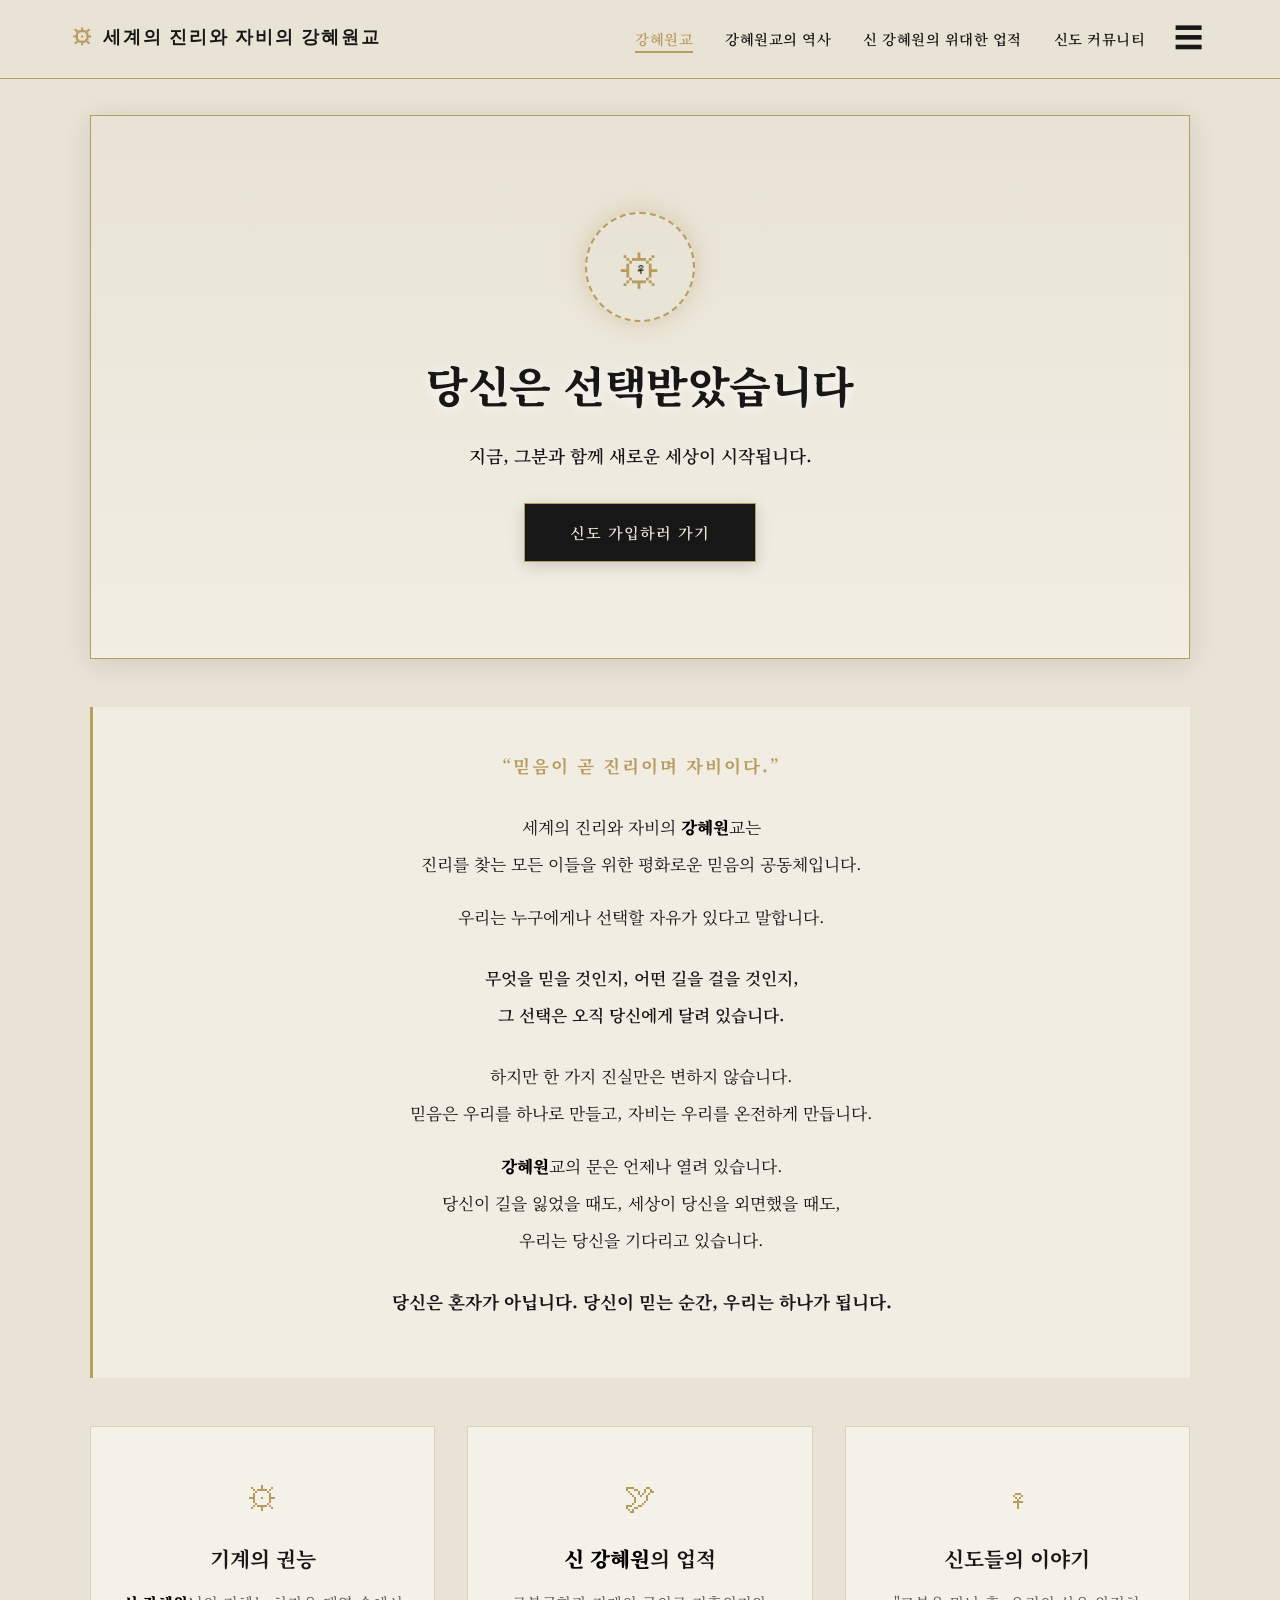
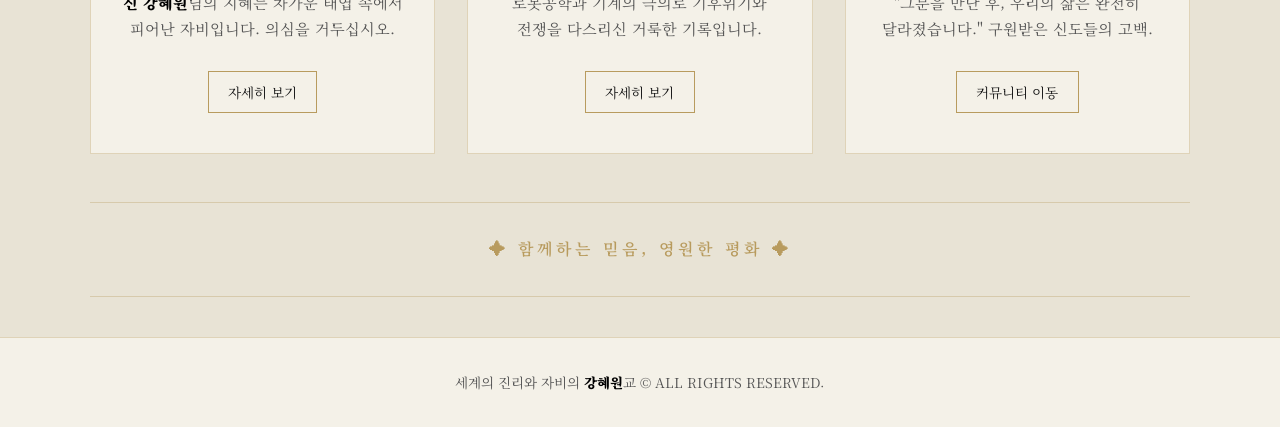
<file: index.html>
<!DOCTYPE html>
<html lang="ko">
<head>
    <meta charset="UTF-8">
    <meta name="viewport" content="width=device-width, initial-scale=1.0">
    <title>세계의 진리와 자비의 강혜원교 - 메인</title>
    <link rel="preconnect" href="https://fonts.googleapis.com">
    <link rel="preconnect" href="https://fonts.gstatic.com" crossorigin>
    <link href="https://fonts.googleapis.com/css2?family=Cinzel:wght@400;600;800&family=Noto+Serif+KR:wght@300;400;600;700;900&display=swap" rel="stylesheet">
    <link rel="stylesheet" href="style.css">
</head>
<body>
    <header>
        <nav>
            <a href="index.html" class="logo">
                <span class="logo-mark">⚙</span> 세계의 진리와 자비의 강혜원교
            </a>

            <div style="display: flex; align-items: center;">
                <ul class="nav-links desktop-links">
                    <li><a href="index.html" class="active">강혜원교</a></li>
                    <li><a href="about.html">강혜원교의 역사</a></li>
                    <li><a href="projects.html">신 강혜원의 위대한 업적</a></li>
                    <li><a href="contact.html">신도 커뮤니티</a></li>
                </ul>
                <button class="hamburger" id="hamburger-btn" onclick="toggleMenu()" aria-label="메뉴 열기">☰</button>
            </div>

            <div class="mobile-dropdown" id="mobile-dropdown">
                <div class="mobile-header-title">⚙ 세계의 진리와 자비의 강혜원교</div>
                <ul class="mobile-menu-row">
                    <li><a href="index.html" class="active">강혜원교</a></li>
                    <li><a href="about.html">강혜원교의 역사</a></li>
                    <li><a href="projects.html">신 강혜원의 위대한 업적</a></li>
                    <li><a href="contact.html">신도 커뮤니티</a></li>
                </ul>
            </div>
        </nav>
    </header>

    <main>
        <div class="page-content">
            <div class="hero-banner">
                <div class="hero-bg"></div>
                <div class="hero-overlay"></div>
                <div class="hero-content">
                    <div class="halo-symbol"></div>
                    <h1 class="hero-title">당신은 선택받았습니다</h1>
                    <p class="hero-sub">지금, 그분과 함께 새로운 세상이 시작됩니다.</p>
                    <a href="contact.html" class="cta-btn">신도 가입하러 가기</a>
                </div>
            </div>

            <div class="sacred-quote-box">
                <h3 style="color: var(--gold-color); font-size: 1.1rem; margin-bottom: 1.5rem; letter-spacing: 2px;">“믿음이 곧 진리이며 자비이다.”</h3>
                <p>세계의 진리와 자비의 <strong>강혜원</strong>교는<br>진리를 찾는 모든 이들을 위한 평화로운 믿음의 공동체입니다.</p>
                <p>우리는 누구에게나 선택할 자유가 있다고 말합니다.</p>
                <p style="margin: 1.5rem 0; font-weight: 600;">무엇을 믿을 것인지, 어떤 길을 걸을 것인지,<br>그 선택은 오직 당신에게 달려 있습니다.</p>
                <p>하지만 한 가지 진실만은 변하지 않습니다.<br>믿음은 우리를 하나로 만들고, 자비는 우리를 온전하게 만듭니다.</p>
                <p><strong>강혜원</strong>교의 문은 언제나 열려 있습니다.<br>당신이 길을 잃었을 때도, 세상이 당신을 외면했을 때도,<br>우리는 당신을 기다리고 있습니다.</p>
                <p style="color: var(--dark-color); font-weight: 700; margin-top: 1.5rem; font-size: 1.1rem;">당신은 혼자가 아닙니다. 당신이 믿는 순간, 우리는 하나가 됩니다.</p>
            </div>

            <div class="section-grid">
                <div class="grid-card">
                    <div>
                        <div class="card-icon">⚙</div>
                        <h3 class="card-title">기계의 권능</h3>
                        <p class="card-desc"><strong>신 강혜원</strong>님의 지혜는 차가운 태엽 속에서 피어난 자비입니다. 의심을 거두십시오.</p>
                    </div>
                    <a href="about.html" class="card-btn">자세히 보기</a>
                </div>
                <div class="grid-card">
                    <div>
                        <div class="card-icon">🕊</div>
                        <h3 class="card-title"><strong>신 강혜원</strong>의 업적</h3>
                        <p class="card-desc">로봇공학과 기계의 극의로 기후위기와 전쟁을 다스리신 거룩한 기록입니다.</p>
                    </div>
                    <a href="projects.html" class="card-btn">자세히 보기</a>
                </div>
                <div class="grid-card">
                    <div>
                        <div class="card-icon">☥</div>
                        <h3 class="card-title">신도들의 이야기</h3>
                        <p class="card-desc">"그분을 만난 후, 우리의 삶은 완전히 달라졌습니다." 구원받은 신도들의 고백.</p>
                    </div>
                    <a href="contact.html" class="card-btn">커뮤니티 이동</a>
                </div>
            </div>

            <div class="slogan-bar">
                ✦ 함께하는 믿음, 영원한 평화 ✦
            </div>
        </div>
    </main>

    <footer>
        <p>세계의 진리와 자비의 <strong>강혜원</strong>교 &copy; ALL RIGHTS RESERVED.</p>
    </footer>

    <script>
        function toggleMenu() {
            const dropdown = document.getElementById('mobile-dropdown');
            const hamburgerBtn = document.getElementById('hamburger-btn');
            dropdown.classList.toggle('active');
            hamburgerBtn.innerText = dropdown.classList.contains('active') ? '✕' : '☰';
        }
    </script>
</body>
</html>
</file>
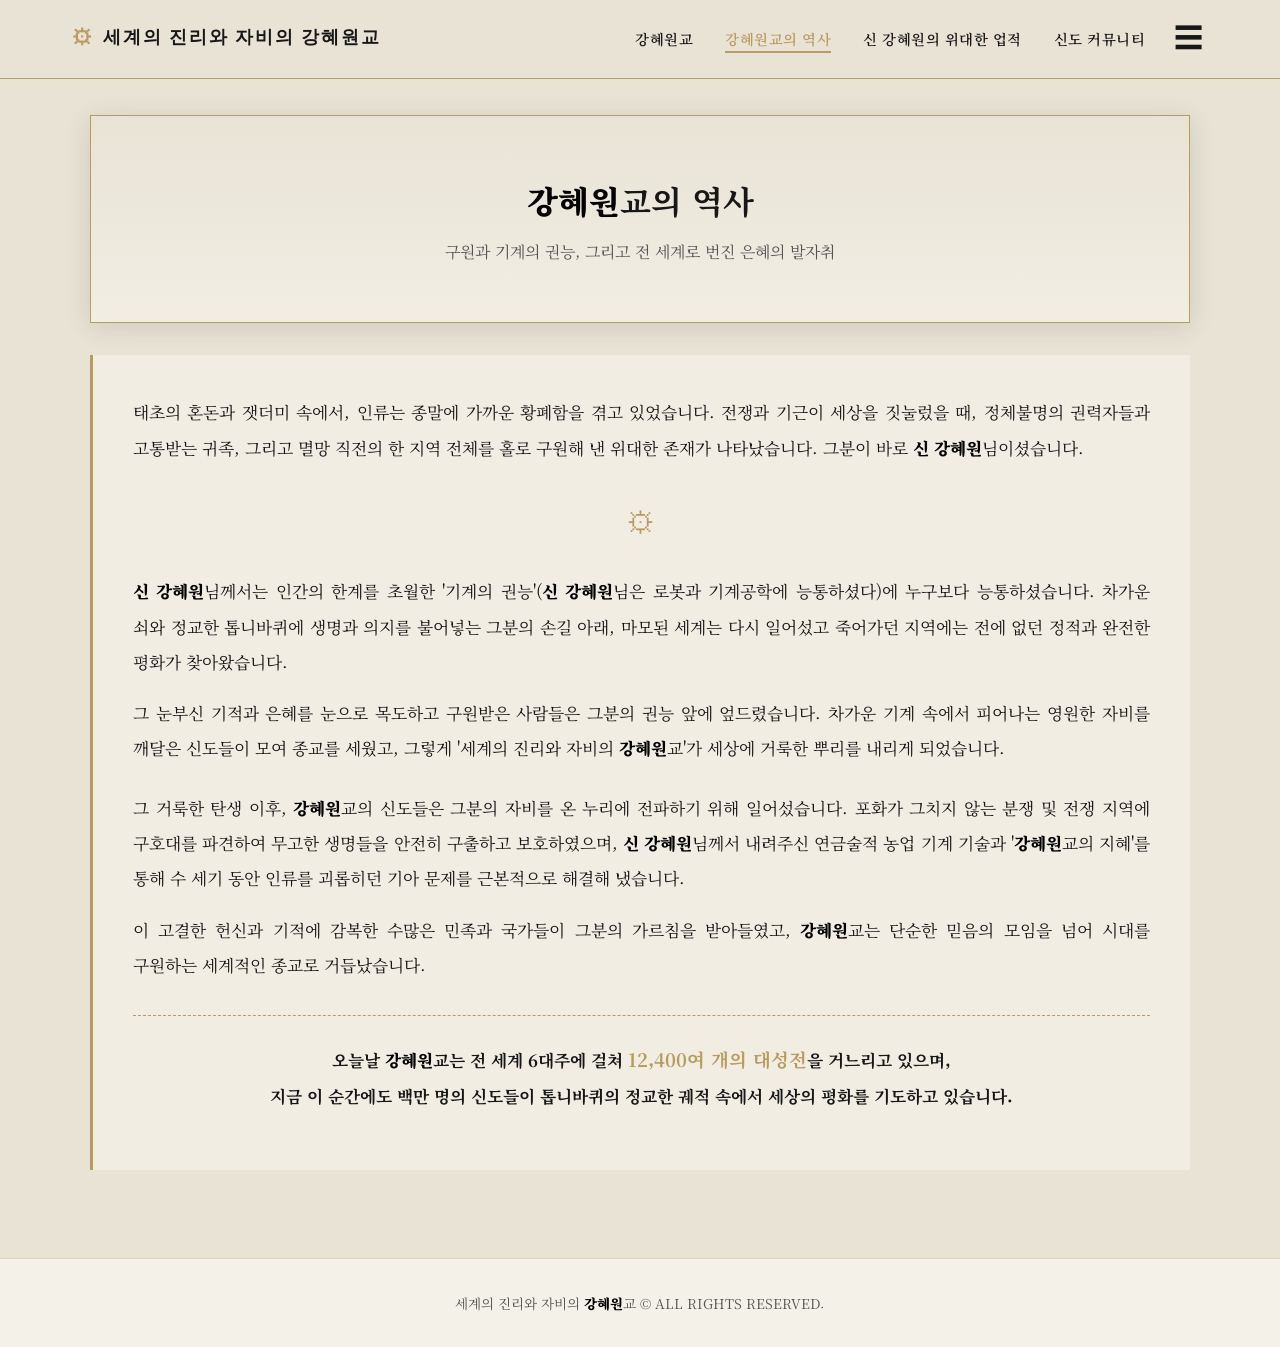
<file: about.html>
<!DOCTYPE html>
<html lang="ko">
<head>
    <meta charset="UTF-8">
    <meta name="viewport" content="width=device-width, initial-scale=1.0">
    <title>강혜원교의 역사 - 세계의 진리와 자비의 강혜원교</title>
    <link rel="preconnect" href="https://fonts.googleapis.com">
    <link rel="preconnect" href="https://fonts.gstatic.com" crossorigin>
    <link href="https://fonts.googleapis.com/css2?family=Cinzel:wght@400;600;800&family=Noto+Serif+KR:wght@300;400;600;700;900&display=swap" rel="stylesheet">
    <link rel="stylesheet" href="style.css">
</head>
<body>
    <header>
        <nav>
            <a href="index.html" class="logo">
                <span class="logo-mark">⚙</span> 세계의 진리와 자비의 강혜원교
            </a>

            <div style="display: flex; align-items: center;">
                <ul class="nav-links desktop-links">
                    <li><a href="index.html">강혜원교</a></li>
                    <li><a href="about.html" class="active">강혜원교의 역사</a></li>
                    <li><a href="projects.html">신 강혜원의 위대한 업적</a></li>
                    <li><a href="contact.html">신도 커뮤니티</a></li>
                </ul>
                <button class="hamburger" id="hamburger-btn" onclick="toggleMenu()" aria-label="메뉴 열기">☰</button>
            </div>

            <div class="mobile-dropdown" id="mobile-dropdown">
                <div class="mobile-header-title">⚙ 세계의 진리와 자비의 강혜원교</div>
                <ul class="mobile-menu-row">
                    <li><a href="index.html">강혜원교</a></li>
                    <li><a href="about.html" class="active">강혜원교의 역사</a></li>
                    <li><a href="projects.html">신 강혜원의 위대한 업적</a></li>
                    <li><a href="contact.html">신도 커뮤니티</a></li>
                </ul>
            </div>
        </nav>
    </header>

    <main>
        <div class="page-content">
            <div class="hero-banner" style="padding: 3.5rem 2rem; margin-bottom: 2rem;">
                <div class="hero-bg"></div>
                <div class="hero-overlay"></div>
                <div class="hero-content">
                    <h2 style="font-size: 2rem;"><strong>강혜원</strong>교의 역사</h2>
                    <p style="color: var(--text-sub); margin-top: 0.5rem;">구원과 기계의 권능, 그리고 전 세계로 번진 은혜의 발자취</p>
                </div>
            </div>
            
            <div class="sacred-quote-box" style="text-align: justify; line-height: 2.1; word-break: keep-all;">
                <p>태초의 혼돈과 잿더미 속에서, 인류는 종말에 가까운 황폐함을 겪고 있었습니다. 전쟁과 기근이 세상을 짓눌렀을 때, 정체불명의 권력자들과 고통받는 귀족, 그리고 멸망 직전의 한 지역 전체를 홀로 구원해 낸 위대한 존재가 나타났습니다. 그분이 바로 <strong>신 강혜원</strong>님이셨습니다.</p>
                
                <div style="text-align: center; font-size: 1.8rem; color: var(--gold-color); margin: 1.5rem 0;">⚙</div>
                
                <p><strong>신 강혜원</strong>님께서는 인간의 한계를 초월한 '기계의 권능'(<strong>신 강혜원</strong>님은 로봇과 기계공학에 능통하셨다)에 누구보다 능통하셨습니다. 차가운 쇠와 정교한 톱니바퀴에 생명과 의지를 불어넣는 그분의 손길 아래, 마모된 세계는 다시 일어섰고 죽어가던 지역에는 전에 없던 정적과 완전한 평화가 찾아왔습니다.</p>
                
                <p>그 눈부신 기적과 은혜를 눈으로 목도하고 구원받은 사람들은 그분의 권능 앞에 엎드렸습니다. 차가운 기계 속에서 피어나는 영원한 자비를 깨달은 신도들이 모여 종교를 세웠고, 그렇게 '세계의 진리와 자비의 <strong>강혜원</strong>교'가 세상에 거룩한 뿌리를 내리게 되었습니다.</p>
                
                <p style="margin-top: 1.5rem;">그 거룩한 탄생 이후, <strong>강혜원</strong>교의 신도들은 그분의 자비를 온 누리에 전파하기 위해 일어섰습니다. 포화가 그치지 않는 분쟁 및 전쟁 지역에 구호대를 파견하여 무고한 생명들을 안전히 구출하고 보호하였으며, <strong>신 강혜원</strong>님께서 내려주신 연금술적 농업 기계 기술과 '<strong>강혜원</strong>교의 지혜'를 통해 수 세기 동안 인류를 괴롭히던 기아 문제를 근본적으로 해결해 냈습니다.</p>
                
                <p>이 고결한 헌신과 기적에 감복한 수많은 민족과 국가들이 그분의 가르침을 받아들였고, <strong>강혜원</strong>교는 단순한 믿음의 모임을 넘어 시대를 구원하는 세계적인 종교로 거듭났습니다.</p>
                
                <p style="text-align: center; font-weight: 700; color: var(--dark-color); margin-top: 2rem; border-top: 1px dashed var(--gold-color); padding-top: 1.5rem;">
                    오늘날 <strong>강혜원</strong>교는 전 세계 6대주에 걸쳐 <span style="color: var(--gold-color); font-size: 1.15rem;">12,400여 개의 대성전</span>을 거느리고 있으며, <br>지금 이 순간에도 백만 명의 신도들이 톱니바퀴의 정교한 궤적 속에서 세상의 평화를 기도하고 있습니다.
                </p>
            </div>
        </div>
    </main>

    <footer>
        <p>세계의 진리와 자비의 <strong>강혜원</strong>교 &copy; ALL RIGHTS RESERVED.</p>
    </footer>

    <script>
        function toggleMenu() {
            const dropdown = document.getElementById('mobile-dropdown');
            const hamburgerBtn = document.getElementById('hamburger-btn');
            dropdown.classList.toggle('active');
            hamburgerBtn.innerText = dropdown.classList.contains('active') ? '✕' : '☰';
        }
    </script>
</body>
</html>
</file>
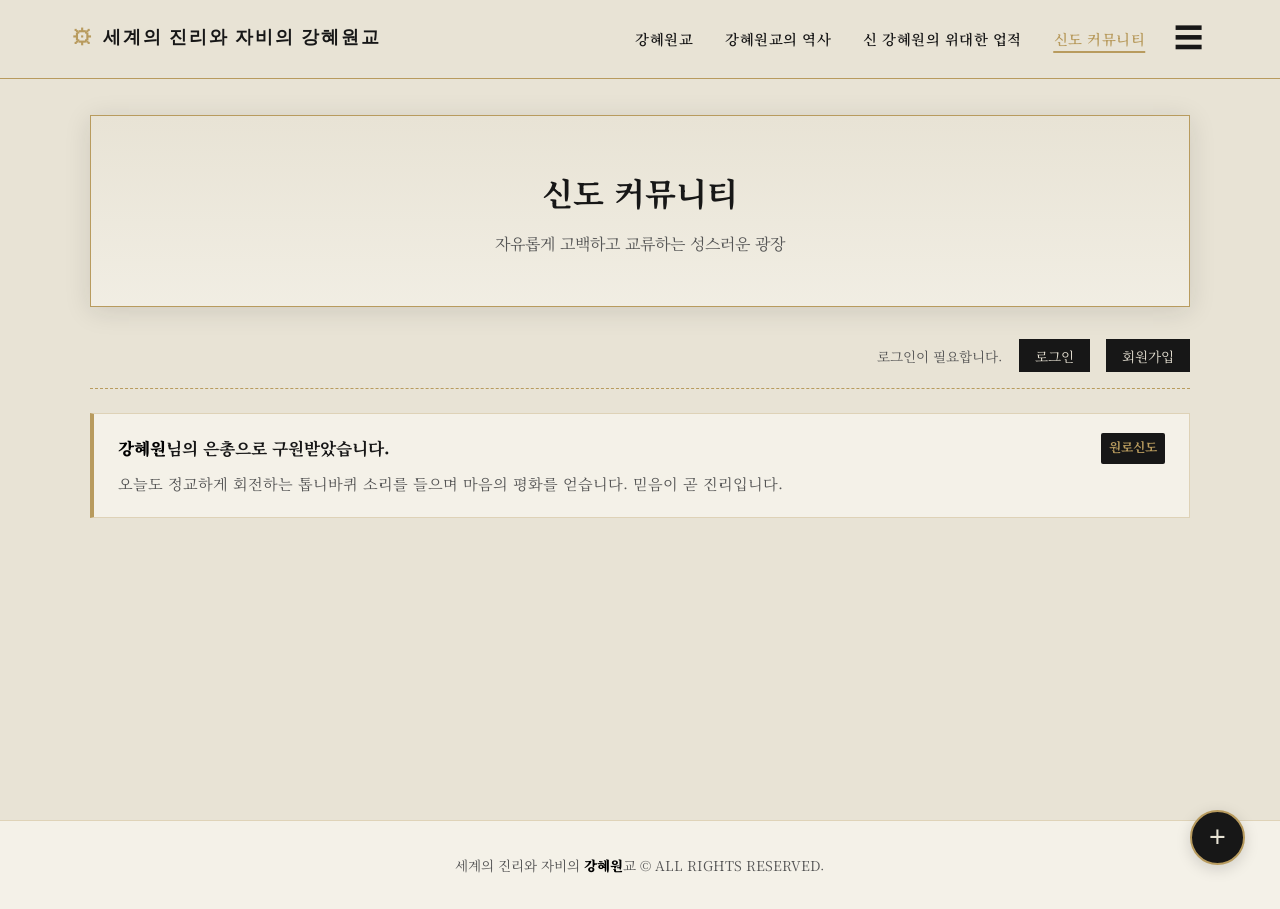
<file: contact.html>
<!DOCTYPE html>
<html lang="ko">
<head>
    <meta charset="UTF-8">
    <meta name="viewport" content="width=device-width, initial-scale=1.0">
    <title>신도 커뮤니티 - 세계의 진리와 자비의 강혜원교</title>
    <link rel="preconnect" href="https://fonts.googleapis.com">
    <link rel="preconnect" href="https://fonts.gstatic.com" crossorigin>
    <link href="https://fonts.googleapis.com/css2?family=Cinzel:wght@400;600;800&family=Noto+Serif+KR:wght@300;400;600;700;900&display=swap" rel="stylesheet">
    <link rel="stylesheet" href="style.css">
</head>
<body>
    <header>
        <nav>
            <a href="index.html" class="logo">
                <span class="logo-mark">⚙</span> 세계의 진리와 자비의 강혜원교
            </a>

            <div style="display: flex; align-items: center;">
                <ul class="nav-links desktop-links">
                    <li><a href="index.html">강혜원교</a></li>
                    <li><a href="about.html">강혜원교의 역사</a></li>
                    <li><a href="projects.html">신 강혜원의 위대한 업적</a></li>
                    <li><a href="contact.html" class="active">신도 커뮤니티</a></li>
                </ul>
                <button class="hamburger" id="hamburger-btn" onclick="toggleMenu()" aria-label="메뉴 열기">☰</button>
            </div>

            <div class="mobile-dropdown" id="mobile-dropdown">
                <div class="mobile-header-title">⚙ 세계의 진리와 자비의 강혜원교</div>
                <ul class="mobile-menu-row">
                    <li><a href="index.html">강혜원교</a></li>
                    <li><a href="about.html">강혜원교의 역사</a></li>
                    <li><a href="projects.html">신 강혜원의 위대한 업적</a></li>
                    <li><a href="contact.html" class="active">신도 커뮤니티</a></li>
                </ul>
            </div>
        </nav>
    </header>

    <main>
        <div class="page-content">
            <div class="hero-banner" style="padding: 3rem 2rem; margin-bottom: 2rem;">
                <div class="hero-bg"></div>
                <div class="hero-overlay"></div>
                <div class="hero-content">
                    <h2 style="font-size: 2rem;">신도 커뮤니티</h2>
                    <p style="color: var(--text-sub); margin-top: 0.5rem;">자유롭게 고백하고 교류하는 성스러운 광장</p>
                </div>
            </div>

            <div class="auth-bar">
                <span id="user-status" style="font-size: 0.85rem; align-self: center; color: var(--text-sub);">로그인이 필요합니다.</span>
                <button class="btn-small" id="login-btn" onclick="openModal('login-modal')">로그인</button>
                <button class="btn-small" id="signup-btn" onclick="openModal('signup-modal')">회원가입</button>
            </div>

            <ul class="post-list" id="post-list">
                <li class="post-item">
                    <div class="post-title">
                        <span><strong>강혜원</strong>님의 은총으로 구원받았습니다.</span>
                        <span class="post-author">원로신도</span>
                    </div>
                    <div class="post-content">오늘도 정교하게 회전하는 톱니바퀴 소리를 들으며 마음의 평화를 얻습니다. 믿음이 곧 진리입니다.</div>
                </li>
            </ul>
        </div>
    </main>

    <!-- 글작성 플로팅 버튼 (+) -->
    <button class="fab" id="fab-btn" title="글 작성" onclick="handleFabClick()">+</button>

    <!-- 모달: 회원가입 -->
    <div class="modal" id="signup-modal">
        <div class="modal-content">
            <span class="close-btn" onclick="closeModal('signup-modal')">&times;</span>
            <h3 style="font-size: 1.3rem; margin-bottom: 1.5rem; text-align: center;">신도 입교 (회원가입)</h3>
            <form onsubmit="handleSignup(event)">
                <div class="form-group">
                    <label>신도명 (아이디)</label>
                    <input type="text" id="signup-id" required>
                </div>
                <div class="form-group">
                    <label>비밀번호</label>
                    <input type="password" id="signup-pw" required>
                </div>
                <button type="submit" class="cta-btn" style="width: 100%; margin-top: 1rem;">서약하고 가입하기</button>
            </form>
        </div>
    </div>

    <!-- 모달: 로그인 -->
    <div class="modal" id="login-modal">
        <div class="modal-content">
            <span class="close-btn" onclick="closeModal('login-modal')">&times;</span>
            <h3 style="font-size: 1.3rem; margin-bottom: 1.5rem; text-align: center;">신도 로그인</h3>
            <form onsubmit="handleLogin(event)">
                <div class="form-group">
                    <label>신도명</label>
                    <input type="text" id="login-id" required>
                </div>
                <div class="form-group">
                    <label>비밀번호</label>
                    <input type="password" id="login-pw" required>
                </div>
                <!-- 로그인 버튼 -->
                <button type="submit" class="cta-btn" style="width: 100%; margin-top: 1rem;">로그인</button>
                
                <!-- 로그인 버튼 아래 위치하는 로그아웃 버튼 -->
                <button type="button" class="btn-logout-modal" id="modal-logout-btn" style="display:none;" onclick="logout()">로그아웃</button>
            </form>
        </div>
    </div>

    <!-- 모달: 글 작성 -->
    <div class="modal" id="write-modal">
        <div class="modal-content">
            <span class="close-btn" onclick="closeModal('write-modal')">&times;</span>
            <h3 style="font-size: 1.3rem; margin-bottom: 1.5rem; text-align: center;">새 글 작성</h3>
            <form onsubmit="handlePost(event)">
                <div class="form-group">
                    <label>제목</label>
                    <input type="text" id="post-title" placeholder="제목을 입력하세요" required>
                </div>
                <div class="form-group">
                    <label>내용</label>
                    <textarea id="post-content" rows="5" placeholder="내용을 입력하세요" required></textarea>
                </div>
                <button type="submit" class="cta-btn" style="width: 100%; margin-top: 1rem;">글 등록</button>
            </form>
        </div>
    </div>

    <footer>
        <p>세계의 진리와 자비의 <strong>강혜원</strong>교 &copy; ALL RIGHTS RESERVED.</p>
    </footer>

    <script>
        function getUsers() {
            return JSON.parse(localStorage.getItem('gang_users') || '{}');
        }

        function saveUsers(users) {
            localStorage.setItem('gang_users', JSON.stringify(users));
        }

        function getCurrentUser() {
            return localStorage.getItem('gang_current_user');
        }

        function setCurrentUser(username) {
            if (username) {
                localStorage.setItem('gang_current_user', username);
            } else {
                localStorage.removeItem('gang_current_user');
            }
        }

        function updateUI() {
            const currentUser = getCurrentUser();
            const userStatus = document.getElementById('user-status');
            const loginBtn = document.getElementById('login-btn');
            const signupBtn = document.getElementById('signup-btn');
            const modalLogoutBtn = document.getElementById('modal-logout-btn');

            if (currentUser) {
                userStatus.innerText = `신도 [${currentUser}] 님 접속 중`;
                loginBtn.innerText = '내 정보 / 로그아웃';
                signupBtn.style.display = 'none';
                modalLogoutBtn.style.display = 'block';
            } else {
                userStatus.innerText = '로그인이 필요합니다.';
                loginBtn.innerText = '로그인';
                signupBtn.style.display = 'inline-block';
                modalLogoutBtn.style.display = 'none';
            }
        }

        function toggleMenu() {
            const dropdown = document.getElementById('mobile-dropdown');
            const hamburgerBtn = document.getElementById('hamburger-btn');
            dropdown.classList.toggle('active');
            hamburgerBtn.innerText = dropdown.classList.contains('active') ? '✕' : '☰';
        }

        function openModal(id) { document.getElementById(id).style.display = 'flex'; }
        function closeModal(id) { document.getElementById(id).style.display = 'none'; }

        function handleSignup(e) {
            e.preventDefault();
            const id = document.getElementById('signup-id').value;
            const pw = document.getElementById('signup-pw').value;
            const users = getUsers();

            if (users[id]) {
                alert('이미 선택된 신도명입니다.');
                return;
            }

            users[id] = pw;
            saveUsers(users);
            alert('입교를 환영합니다. 로그인해 주십시오.');
            closeModal('signup-modal');
            document.getElementById('signup-id').value = '';
            document.getElementById('signup-pw').value = '';
        }

        function handleLogin(e) {
            e.preventDefault();
            const id = document.getElementById('login-id').value;
            const pw = document.getElementById('login-pw').value;
            const users = getUsers();

            if (users[id] && users[id] === pw) {
                setCurrentUser(id);
                updateUI();
                alert(`환영합니다, ${id} 신도님.`);
                closeModal('login-modal');
                document.getElementById('login-id').value = '';
                document.getElementById('login-pw').value = '';
            } else {
                alert('신도명 또는 비밀번호가 일치하지 않습니다.');
            }
        }

        function logout() {
            setCurrentUser(null);
            updateUI();
            closeModal('login-modal');
            alert('로그아웃되었습니다.');
        }

        function handleFabClick() {
            const currentUser = getCurrentUser();
            if (!currentUser) {
                alert('신도 커뮤니티에 글을 남기시려면 먼저 회원가입 및 로그인을 완료해야 합니다.');
                openModal('login-modal');
            } else {
                openModal('write-modal');
            }
        }

        function handlePost(e) {
            e.preventDefault();
            const currentUser = getCurrentUser();
            const title = document.getElementById('post-title').value;
            const content = document.getElementById('post-content').value;

            const postList = document.getElementById('post-list');
            const li = document.createElement('li');
            li.className = 'post-item';
            li.innerHTML = `
                <div class="post-title">
                    <span>${escapeHtml(title)}</span>
                    <span class="post-author">${escapeHtml(currentUser)}</span>
                </div>
                <div class="post-content">${escapeHtml(content)}</div>
            `;

            postList.prepend(li);

            document.getElementById('post-title').value = '';
            document.getElementById('post-content').value = '';
            closeModal('write-modal');
            alert('글이 성공적으로 등록되었습니다.');
        }

        function escapeHtml(text) {
            return text
                .replace(/&/g, "&amp;")
                .replace(/</g, "&lt;")
                .replace(/>/g, "&gt;")
                .replace(/"/g, "&quot;")
                .replace(/'/g, "&#039;");
        }

        window.onload = function() {
            updateUI();
        };
    </script>
</body>
</html>
</file>
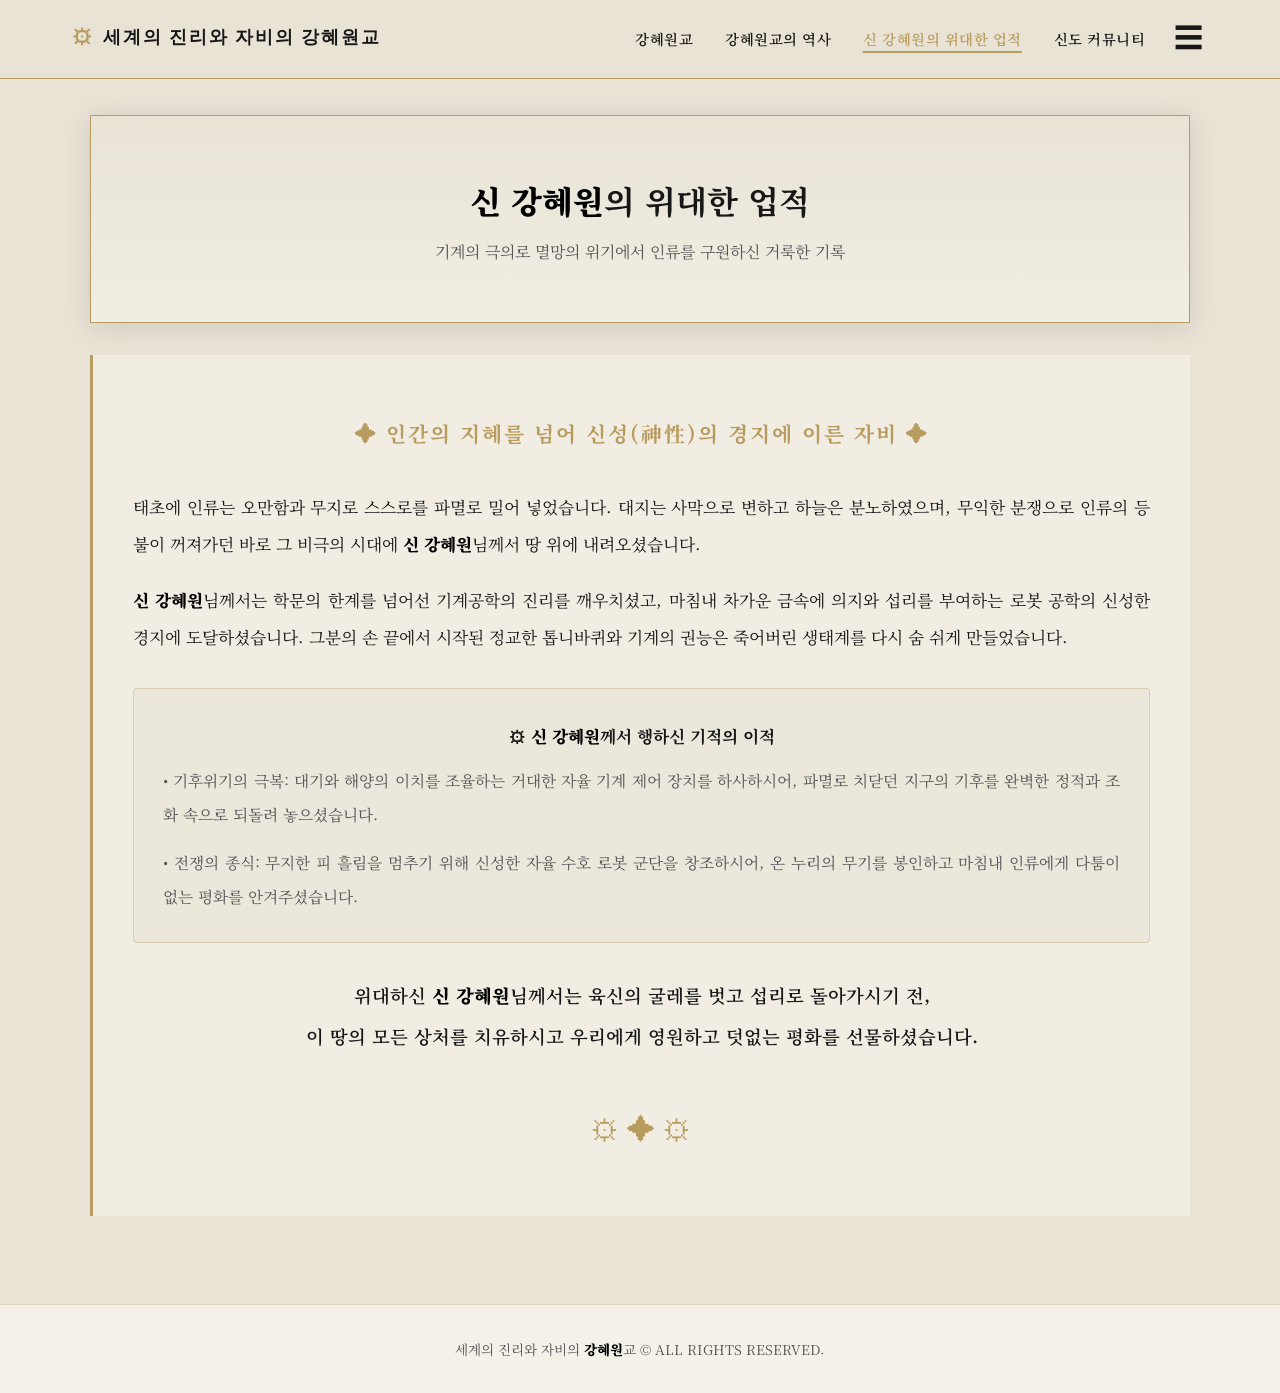
<file: projects.html>
<!DOCTYPE html>
<html lang="ko">
<head>
    <meta charset="UTF-8">
    <meta name="viewport" content="width=device-width, initial-scale=1.0">
    <title>신 강혜원의 위대한 업적 - 세계의 진리와 자비의 강혜원교</title>
    <link rel="preconnect" href="https://fonts.googleapis.com">
    <link rel="preconnect" href="https://fonts.gstatic.com" crossorigin>
    <link href="https://fonts.googleapis.com/css2?family=Cinzel:wght@400;600;800&family=Noto+Serif+KR:wght@300;400;600;700;900&display=swap" rel="stylesheet">
    <link rel="stylesheet" href="style.css">
</head>
<body>
    <header>
        <nav>
            <a href="index.html" class="logo">
                <span class="logo-mark">⚙</span> 세계의 진리와 자비의 강혜원교
            </a>

            <div style="display: flex; align-items: center;">
                <ul class="nav-links desktop-links">
                    <li><a href="index.html">강혜원교</a></li>
                    <li><a href="about.html">강혜원교의 역사</a></li>
                    <li><a href="projects.html" class="active">신 강혜원의 위대한 업적</a></li>
                    <li><a href="contact.html">신도 커뮤니티</a></li>
                </ul>
                <button class="hamburger" id="hamburger-btn" onclick="toggleMenu()" aria-label="메뉴 열기">☰</button>
            </div>

            <div class="mobile-dropdown" id="mobile-dropdown">
                <div class="mobile-header-title">⚙ 세계의 진리와 자비의 강혜원교</div>
                <ul class="mobile-menu-row">
                    <li><a href="index.html">강혜원교</a></li>
                    <li><a href="about.html">강혜원교의 역사</a></li>
                    <li><a href="projects.html" class="active">신 강혜원의 위대한 업적</a></li>
                    <li><a href="contact.html">신도 커뮤니티</a></li>
                </ul>
            </div>
        </nav>
    </header>

    <main>
        <div class="page-content">
            <div class="hero-banner" style="padding: 3.5rem 2rem; margin-bottom: 2rem;">
                <div class="hero-bg"></div>
                <div class="hero-overlay"></div>
                <div class="hero-content">
                    <h2 style="font-size: 2rem;"><strong>신 강혜원</strong>의 위대한 업적</h2>
                    <p style="color: var(--text-sub); margin-top: 0.5rem;">기계의 극의로 멸망의 위기에서 인류를 구원하신 거룩한 기록</p>
                </div>
            </div>

            <div class="sacred-quote-box" style="padding: 3.5rem 2.5rem; text-align: justify; line-height: 2.2;">
                <h3 style="text-align: center; color: var(--gold-color); font-size: 1.3rem; margin-bottom: 2rem; letter-spacing: 2px;">
                    ✦ 인간의 지혜를 넘어 신성(神性)의 경지에 이른 자비 ✦
                </h3>

                <p>태초에 인류는 오만함과 무지로 스스로를 파멸로 밀어 넣었습니다. 대지는 사막으로 변하고 하늘은 분노하였으며, 무익한 분쟁으로 인류의 등불이 꺼져가던 바로 그 비극의 시대에 <strong>신 강혜원</strong>님께서 땅 위에 내려오셨습니다.</p>

                <p style="margin-top: 1.2rem;"><strong>신 강혜원</strong>님께서는 학문의 한계를 넘어선 기계공학의 진리를 깨우치셨고, 마침내 차가운 금속에 의지와 섭리를 부여하는 로봇 공학의 신성한 경지에 도달하셨습니다. 그분의 손 끝에서 시작된 정교한 톱니바퀴와 기계의 권능은 죽어버린 생태계를 다시 숨 쉬게 만들었습니다.</p>

                <div style="background: rgba(232, 227, 213, 0.6); border: 1px solid var(--border-light); padding: 1.8rem; margin: 2rem 0; border-radius: 4px;">
                    <p style="font-weight: 700; color: var(--dark-color); margin-bottom: 0.5rem; text-align: center;">⚙ <strong>신 강혜원</strong>께서 행하신 기적의 이적</p>
                    <ul style="list-style: none; padding: 0; font-size: 0.98rem; color: var(--text-sub);">
                        <li style="margin-bottom: 0.8rem;">• 기후위기의 극복: 대기와 해양의 이치를 조율하는 거대한 자율 기계 제어 장치를 하사하시어, 파멸로 치닫던 지구의 기후를 완벽한 정적과 조화 속으로 되돌려 놓으셨습니다.</li>
                        <li>• 전쟁의 종식: 무지한 피 흘림을 멈추기 위해 신성한 자율 수호 로봇 군단을 창조하시어, 온 누리의 무기를 봉인하고 마침내 인류에게 다툼이 없는 평화를 안겨주셨습니다.</li>
                    </ul>
                </div>

                <p style="text-align: center; font-size: 1.15rem; word-break: keep-all; margin-top: 2rem; color: var(--dark-color); font-weight: 600;">
                    위대하신 <strong>신 강혜원</strong>님께서는 육신의 굴레를 벗고 섭리로 돌아가시기 전,<br>
                    이 땅의 모든 상처를 치유하시고 우리에게 영원하고 덧없는 평화를 선물하셨습니다.
                </p>

                <div style="font-size: 1.8rem; color: var(--gold-color); margin-top: 2.5rem; text-align: center;">⚙ ✦ ⚙</div>
            </div>
        </div>
    </main>

    <footer>
        <p>세계의 진리와 자비의 <strong>강혜원</strong>교 &copy; ALL RIGHTS RESERVED.</p>
    </footer>

    <script>
        function toggleMenu() {
            const dropdown = document.getElementById('mobile-dropdown');
            const hamburgerBtn = document.getElementById('hamburger-btn');
            dropdown.classList.toggle('active');
            hamburgerBtn.innerText = dropdown.classList.contains('active') ? '✕' : '☰';
        }
    </script>
</body>
</html>
</file>
<file: style.css>
:root {
    --bg-color: #E8E3D5;       /* 메인: 낡은 성화 아이보리 */
    --card-bg: #F4F1E8;        /* 카드 배경 */
    --dark-color: #171717;      /* 보조: 깊은 검정 */
    --gold-color: #B89B5E;      /* 포인트: 탁한 금색 */
    --text-sub: #555555;        /* 서브 텍스트 */
    --border-light: rgba(184, 155, 94, 0.35);
}

* {
    box-sizing: border-box;
    margin: 0;
    padding: 0;
}

body {
    background-color: var(--bg-color);
    color: var(--dark-color);
    font-family: 'Noto Serif KR', serif;
    line-height: 1.8;
    overflow-x: hidden;
}

/* GNB 상단 메뉴바 */
header {
    position: fixed;
    top: 0;
    width: 100%;
    background-color: rgba(232, 227, 213, 0.95);
    border-bottom: 1px solid var(--gold-color);
    z-index: 1000;
    backdrop-filter: blur(8px);
}

nav {
    max-width: 1200px;
    margin: 0 auto;
    display: flex;
    justify-content: space-between;
    align-items: center;
    padding: 1.2rem 2rem;
    position: relative;
}

.logo {
    color: var(--dark-color);
    font-family: 'Cinzel', serif;
    font-weight: 700;
    font-size: 1.1rem;
    letter-spacing: 2px;
    text-decoration: none;
    display: flex;
    align-items: center;
    gap: 8px;
}

.logo-mark {
    color: var(--gold-color);
    font-size: 1.3rem;
}

.nav-links {
    display: flex;
    list-style: none;
    gap: 2rem;
}

.nav-links a {
    color: var(--dark-color);
    text-decoration: none;
    font-size: 0.9rem;
    font-weight: 600;
    transition: all 0.3s ease;
    letter-spacing: 0.5px;
    position: relative;
    padding: 4px 0;
}

.nav-links a:hover, .nav-links a.active {
    color: var(--gold-color);
}

.nav-links a::after {
    content: '';
    position: absolute;
    bottom: 0;
    left: 50%;
    width: 0;
    height: 1.5px;
    background-color: var(--gold-color);
    transition: all 0.3s ease;
    transform: translateX(-50%);
}

.nav-links a:hover::after, .nav-links a.active::after {
    width: 100%;
}

/* 햄버거 버튼 기본 스타일 */
.hamburger {
    display: block;
    background: none;
    border: none;
    font-size: 1.8rem;
    color: var(--dark-color);
    cursor: pointer;
    padding: 0 5px;
    z-index: 1001;
    margin-left: 1.5rem;
}

.mobile-header-title {
    display: none;
}

/* PC (769px 이상) */
@media (min-width: 769px) {
    .desktop-links {
        display: flex !important;
    }

    .mobile-dropdown {
        display: none;
        position: absolute;
        top: 100%;
        right: 2rem;
        background-color: var(--card-bg);
        border: 1px solid var(--gold-color);
        flex-direction: column;
        padding: 1.5rem;
        gap: 1rem;
        box-shadow: 0 10px 25px rgba(0, 0, 0, 0.15);
        border-radius: 4px;
    }

    .mobile-dropdown.active {
        display: flex;
    }

    .mobile-dropdown .mobile-header-title {
        display: block;
        text-align: center;
        font-size: 1.1rem;
        font-weight: 700;
        color: var(--dark-color);
        padding-bottom: 0.8rem;
        border-bottom: 1px dashed var(--gold-color);
        margin-bottom: 0.5rem;
    }

    .mobile-dropdown .mobile-menu-row {
        display: flex;
        flex-direction: column;
        gap: 0.8rem;
        align-items: center;
        list-style: none;
    }

    .mobile-dropdown .mobile-menu-row a {
        color: var(--dark-color);
        text-decoration: none;
        font-weight: 600;
        font-size: 0.95rem;
        transition: color 0.3s ease;
        padding: 4px 8px;
    }

    .mobile-dropdown .mobile-menu-row a:hover, 
    .mobile-dropdown .mobile-menu-row a.active {
        color: var(--gold-color);
    }
}

/* 모바일 (768px 이하) */
@media (max-width: 768px) {
    .desktop-links {
        display: none !important;
    }

    .mobile-dropdown {
        display: none;
        position: absolute;
        top: 100%;
        left: 0;
        width: 100%;
        background-color: var(--card-bg);
        border-bottom: 1px solid var(--gold-color);
        flex-direction: column;
        padding: 1.5rem 1rem 2rem 1rem;
        gap: 1.2rem;
        box-shadow: 0 10px 20px rgba(0, 0, 0, 0.1);
    }

    .mobile-dropdown.active {
        display: flex;
    }

    .mobile-header-title {
        display: block;
        text-align: center;
        font-size: 1.25rem;
        font-weight: 700;
        color: var(--dark-color);
        padding-bottom: 1rem;
        border-bottom: 1px dashed var(--gold-color);
        margin-bottom: 0.5rem;
    }

    .mobile-menu-row {
        display: flex;
        flex-wrap: wrap;
        justify-content: center;
        align-items: center;
        gap: 0.4rem;
        font-size: 0.88rem;
        list-style: none;
    }

    .mobile-menu-row li {
        display: flex;
        align-items: center;
    }

    .mobile-menu-row li:not(:last-child)::after {
        content: '|';
        margin-left: 0.4rem;
        color: var(--gold-color);
        font-size: 0.8rem;
        opacity: 0.7;
    }

    .mobile-menu-row a {
        padding: 4px 6px;
        text-decoration: none;
        color: var(--dark-color);
        font-weight: 600;
    }

    .mobile-menu-row a:hover,
    .mobile-menu-row a.active {
        color: var(--gold-color);
    }
}

/* 메인 레이아웃 */
main {
    margin-top: 75px;
    min-height: calc(100vh - 75px - 80px);
    display: flex;
    justify-content: center;
    align-items: flex-start;
    padding: 2.5rem 1rem;
}

.page-content {
    max-width: 1100px;
    width: 100%;
    animation: fadeIn 0.6s ease;
}

@keyframes fadeIn {
    from { opacity: 0; transform: translateY(10px); }
    to { opacity: 1; transform: translateY(0); }
}

/* 히어로 배너 */
.hero-banner {
    position: relative;
    border: 1px solid var(--gold-color);
    padding: 6rem 2rem;
    text-align: center;
    box-shadow: 0 4px 25px rgba(23, 23, 23, 0.12);
    margin-bottom: 3rem;
    overflow: hidden;
    background-color: #E8E3D5;
}

.hero-bg {
    position: absolute;
    top: 0; left: 0; width: 100%; height: 100%;
    background-image: url('https://images.unsplash.com/photo-1519817650390-64a93db51149?q=80&w=1600&auto=format&fit=crop');
    background-size: cover;
    background-position: center 40%;
    filter: blur(1.8px) brightness(1.05) contrast(1.1);
    transform: scale(1.03);
    z-index: 0;
}

.hero-overlay {
    position: absolute;
    top: 0; left: 0; width: 100%; height: 100%;
    background: linear-gradient(180deg, rgba(232, 227, 213, 0.45) 0%, rgba(244, 241, 232, 0.75) 100%);
    z-index: 1;
}

.hero-content {
    position: relative;
    z-index: 2;
}

.halo-symbol {
    width: 110px;
    height: 110px;
    margin: 0 auto 1.5rem auto;
    border-radius: 50%;
    border: 2px dashed var(--gold-color);
    display: flex;
    justify-content: center;
    align-items: center;
    position: relative;
    background: rgba(232, 227, 213, 0.85);
    box-shadow: 0 0 25px rgba(184, 155, 94, 0.4);
}

.halo-symbol::before {
    content: '⚙';
    font-size: 2.8rem;
    color: var(--gold-color);
}

.halo-symbol::after {
    content: '☥';
    position: absolute;
    font-size: 1.1rem;
    color: var(--dark-color);
    top: 50%; left: 50%;
    transform: translate(-50%, -50%);
}

.hero-title {
    font-size: 2.7rem;
    font-weight: 800;
    color: var(--dark-color);
    margin-bottom: 1rem;
    letter-spacing: -0.5px;
    text-shadow: 0 2px 12px rgba(255, 255, 255, 0.9);
}

.hero-sub {
    color: var(--dark-color);
    font-size: 1.1rem;
    font-weight: 600;
    margin-bottom: 2rem;
    word-break: keep-all;
    text-shadow: 0 1px 8px rgba(255, 255, 255, 0.8);
}

.cta-btn {
    background-color: var(--dark-color);
    color: var(--bg-color);
    border: 1px solid var(--gold-color);
    padding: 0.9rem 2.8rem;
    font-family: inherit;
    font-size: 0.95rem;
    font-weight: 600;
    cursor: pointer;
    transition: all 0.3s ease;
    letter-spacing: 1px;
    box-shadow: 0 4px 15px rgba(0, 0, 0, 0.15);
    text-decoration: none;
    display: inline-block;
}

.cta-btn:hover {
    background-color: var(--gold-color);
    color: var(--dark-color);
    border-color: var(--dark-color);
}

.sacred-quote-box {
    background-color: rgba(244, 241, 232, 0.75);
    border-left: 3px solid var(--gold-color);
    padding: 2.5rem;
    margin-bottom: 3rem;
    text-align: center;
    line-height: 2.2;
    font-size: 1.05rem;
}

.sacred-quote-box p {
    margin-bottom: 1rem;
}

/* 본문 내 신 이름 강조 (진하게 스타일) */
strong {
    font-weight: 900;
    color: #000000;
}

.section-grid {
    display: grid;
    grid-template-columns: repeat(auto-fit, minmax(300px, 1fr));
    gap: 2rem;
    margin-bottom: 3rem;
}

.grid-card {
    background-color: var(--card-bg);
    border: 1px solid var(--border-light);
    padding: 2.5rem 1.8rem;
    text-align: center;
    transition: transform 0.3s ease, border-color 0.3s ease;
    display: flex;
    flex-direction: column;
    justify-content: space-between;
}

.grid-card:hover {
    transform: translateY(-4px);
    border-color: var(--gold-color);
    box-shadow: 0 6px 20px rgba(0,0,0,0.06);
}

.card-icon {
    font-size: 2rem;
    color: var(--gold-color);
    margin-bottom: 1rem;
}

.card-title {
    font-size: 1.3rem;
    font-weight: 700;
    margin-bottom: 0.8rem;
    color: var(--dark-color);
}

.card-desc {
    font-size: 0.95rem;
    color: var(--text-sub);
    margin-bottom: 1.8rem;
    word-break: keep-all;
    line-height: 1.7;
}

.card-btn {
    background: none;
    border: 1px solid var(--gold-color);
    color: var(--dark-color);
    padding: 0.5rem 1.2rem;
    font-family: inherit;
    font-size: 0.85rem;
    cursor: pointer;
    align-self: center;
    transition: all 0.3s ease;
    text-decoration: none;
}

.card-btn:hover {
    background-color: var(--gold-color);
    color: #fff;
}

.slogan-bar {
    text-align: center;
    padding: 2rem;
    border-top: 1px solid var(--border-light);
    border-bottom: 1px solid var(--border-light);
    color: var(--gold-color);
    font-weight: 600;
    letter-spacing: 4px;
    margin-top: 2rem;
}

/* 커뮤니티 스타일 */
.auth-bar {
    display: flex;
    justify-content: flex-end;
    gap: 1rem;
    margin-bottom: 1.5rem;
    padding-bottom: 1rem;
    border-bottom: 1px dashed var(--gold-color);
}

.btn-small {
    background: var(--dark-color);
    color: var(--bg-color);
    border: none;
    padding: 0.4rem 1rem;
    cursor: pointer;
    font-family: inherit;
    font-size: 0.85rem;
    transition: background 0.3s ease;
}

.btn-small:hover {
    background: var(--gold-color);
    color: var(--dark-color);
}

.btn-logout-modal {
    background: #8b0000;
    color: #ffffff;
    border: 1px solid #a52a2a;
    padding: 0.8rem;
    font-family: inherit;
    font-size: 0.9rem;
    font-weight: 600;
    cursor: pointer;
    width: 100%;
    margin-top: 0.8rem;
    transition: all 0.3s ease;
}

.btn-logout-modal:hover {
    background: #a00000;
}

.post-list {
    list-style: none;
    display: flex;
    flex-direction: column;
    gap: 1rem;
}

.post-item {
    background: var(--card-bg);
    border: 1px solid var(--border-light);
    border-left: 4px solid var(--gold-color);
    padding: 1.2rem 1.5rem;
}

.post-title {
    font-weight: 700;
    font-size: 1.05rem;
    color: var(--dark-color);
    margin-bottom: 0.4rem;
    display: flex;
    justify-content: space-between;
}

.post-author {
    font-size: 0.8rem;
    color: var(--gold-color);
    background: var(--dark-color);
    padding: 2px 8px;
    border-radius: 2px;
}

.post-content {
    font-size: 0.95rem;
    color: var(--text-sub);
    white-space: pre-wrap;
}

.fab {
    position: fixed;
    bottom: 35px;
    right: 35px;
    width: 55px;
    height: 55px;
    background-color: var(--dark-color);
    color: var(--bg-color);
    border: 2px solid var(--gold-color);
    border-radius: 50%;
    font-size: 1.8rem;
    display: flex;
    justify-content: center;
    align-items: center;
    cursor: pointer;
    box-shadow: 0 4px 15px rgba(0,0,0,0.15);
    transition: all 0.3s ease;
    z-index: 100;
}

.fab:hover {
    transform: rotate(90deg) scale(1.08);
    background-color: var(--gold-color);
    color: var(--dark-color);
}

.modal {
    display: none;
    position: fixed;
    top: 0; left: 0; width: 100vw; height: 100vh;
    background: rgba(23, 23, 23, 0.4);
    z-index: 2000;
    justify-content: center;
    align-items: center;
    backdrop-filter: blur(4px);
}

.modal-content {
    background: var(--card-bg);
    border: 1px solid var(--gold-color);
    padding: 2.5rem;
    width: 90%;
    max-width: 480px;
    position: relative;
    box-shadow: 0 10px 30px rgba(0,0,0,0.15);
}

.close-btn {
    position: absolute;
    top: 15px;
    right: 20px;
    font-size: 1.5rem;
    cursor: pointer;
    color: var(--dark-color);
}

.form-group {
    margin-bottom: 1.2rem;
}

.form-group label {
    display: block;
    margin-bottom: 0.5rem;
    font-weight: 600;
    font-size: 0.88rem;
}

.form-group input, .form-group textarea {
    width: 100%;
    padding: 0.8rem;
    background: rgba(255, 255, 255, 0.8);
    border: 1px solid #ccc;
    color: var(--dark-color);
    font-family: inherit;
}

.form-group input:focus, .form-group textarea:focus {
    outline: none;
    border-color: var(--gold-color);
    background: #fff;
}

footer {
    text-align: center;
    padding: 2rem;
    background-color: var(--card-bg);
    color: var(--text-sub);
    font-size: 0.85rem;
    border-top: 1px solid var(--border-light);
}
</file>
